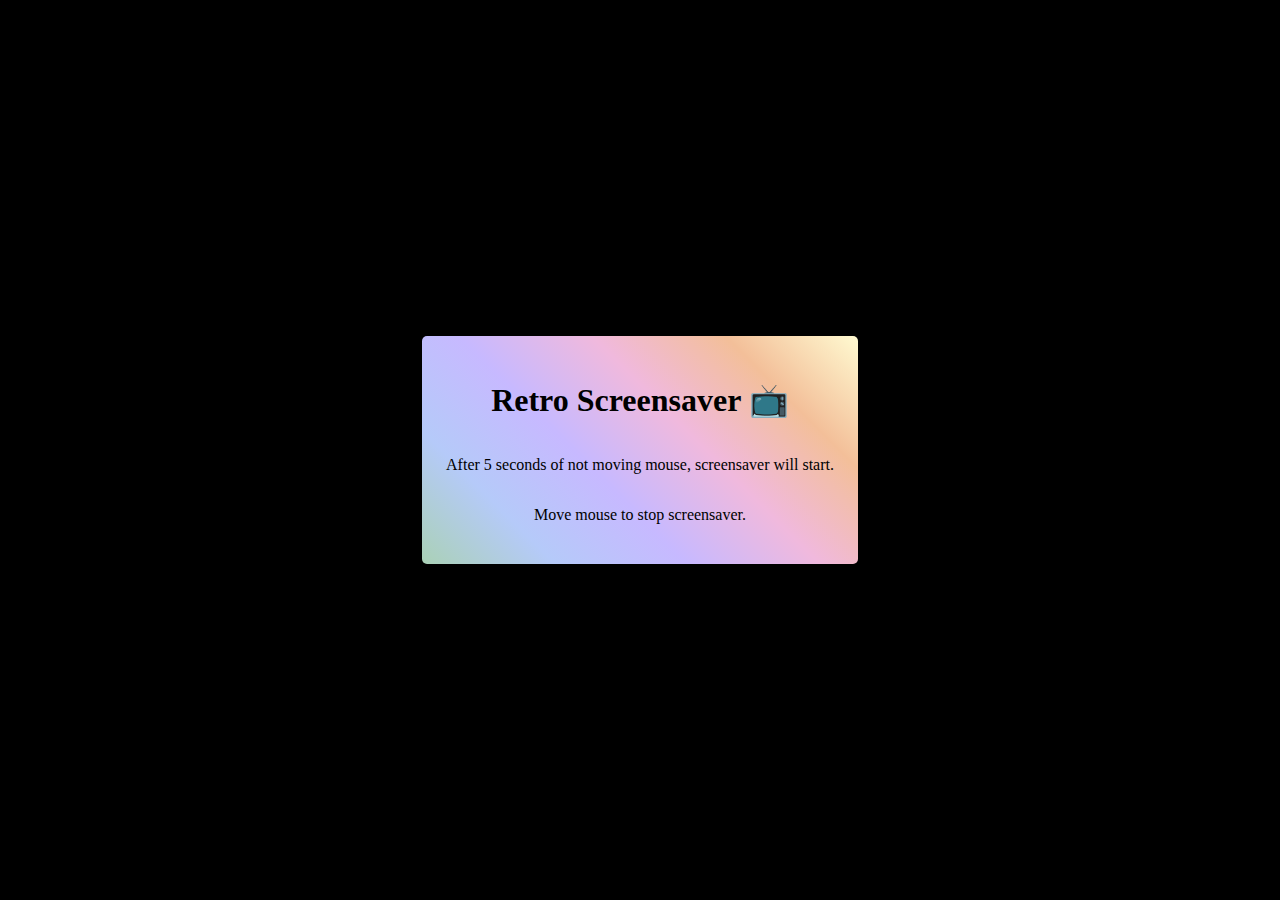
<file: week_1/index.html>
<html>

<head>
    <link rel="stylesheet" href="index.css">
</head>

<body>
    <main>
        <h1>Retro Screensaver 📺</h1>
        <p>After 5 seconds of not moving mouse, screensaver will start.</p>
        <p>Move mouse to stop screensaver.</p>
    </main>
    <div id="screensaver" class="screensaver">
        <div id="orb" class="orb move-orb"></div>
    </div>
    <script src="index.js"></script>
</body>

</html>
</file>
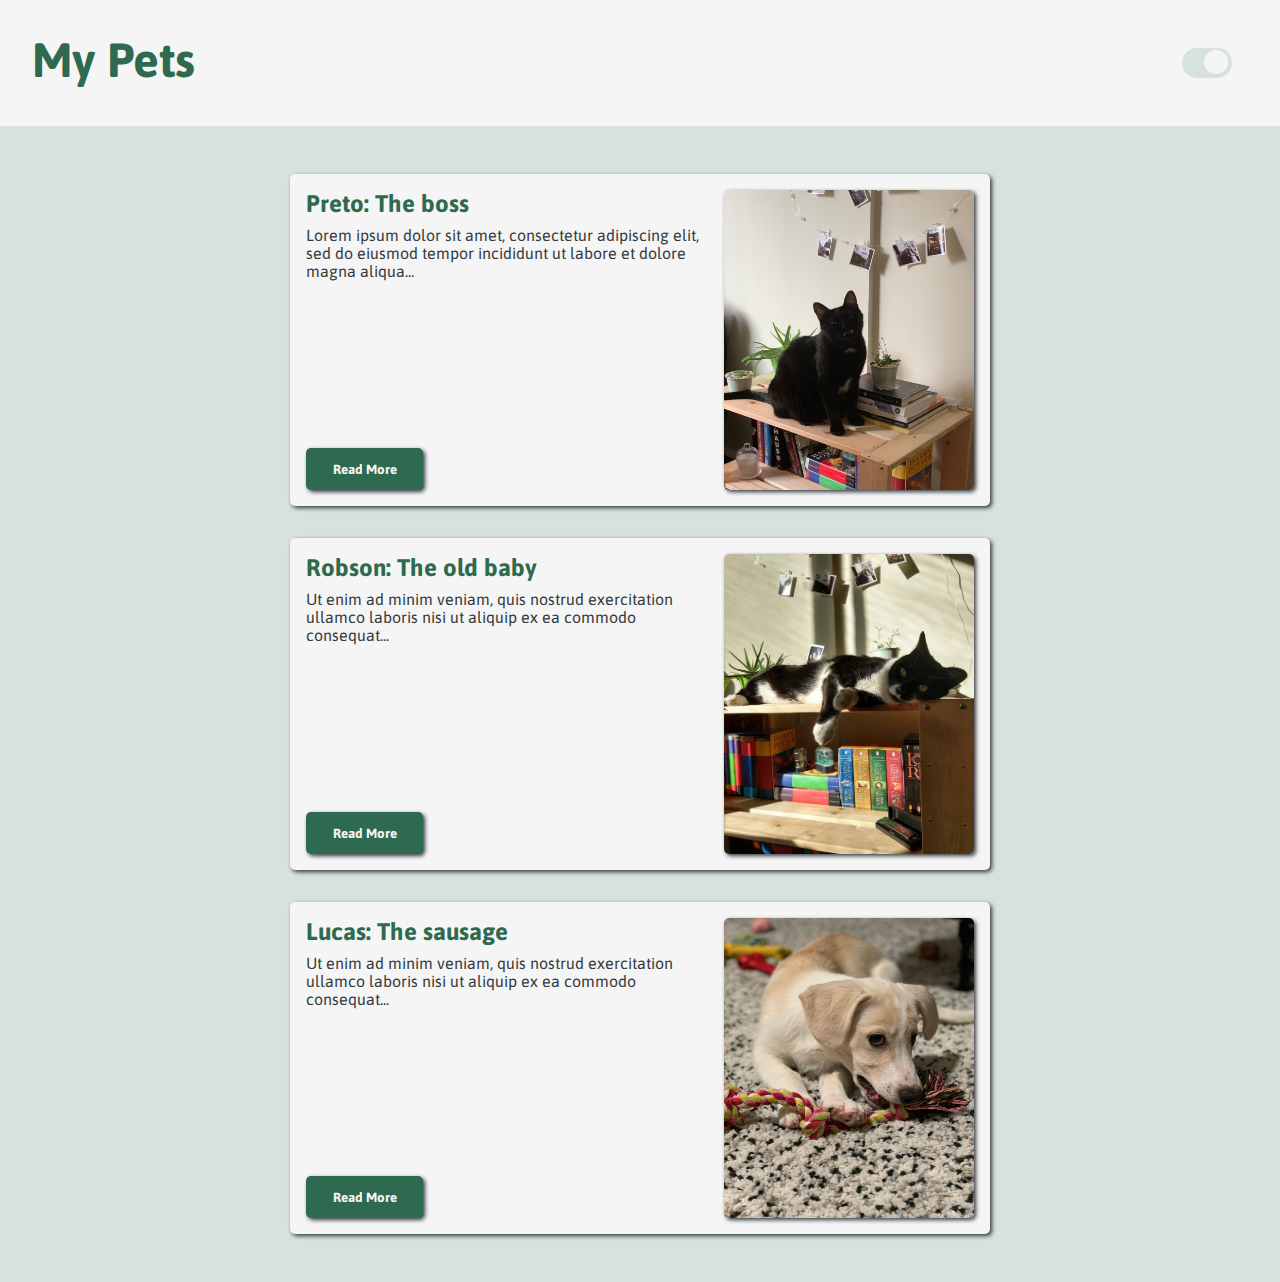
<file: week_2/index.html>
<html>

<head>
    <link rel="preconnect" href="https://fonts.gstatic.com">
    <link href="https://fonts.googleapis.com/css2?family=Asap:wght@400;700&display=swap" rel="stylesheet">
    <link rel="stylesheet" href="index.css">
</head>

<body id="body">
    <header class="header" id="header">
        <h1 id="h1">My Pets</h1>
        <input type="checkbox" class="toggle" id="toggle">
        <label for="toggle"></label>
    </header>

    <div class="post-container">
        <div class="post">
            <div class="content">
                <h2>Preto: The boss</h2>
                <p>Lorem ipsum dolor sit amet, consectetur adipiscing elit, sed do eiusmod tempor incididunt ut labore et dolore magna aliqua...</p>
                <button id="btn">Read More</button>
            </div>
            <img src="./images/preto.jpeg" alt="black cat" />
        </div>

        <div class="post">
            <div class="content">
                <h2>Robson: The old baby</h2>
                <p>Ut enim ad minim veniam, quis nostrud exercitation ullamco laboris nisi ut aliquip ex ea commodo consequat...</p>
                <button id="btn">Read More</button>
            </div>
            <img src="./images/rob.jpeg" alt="black and white cat" />
        </div>

        <div class="post">
            <div class="content">
                <h2>Lucas: The sausage </h2>
                <p>Ut enim ad minim veniam, quis nostrud exercitation ullamco laboris nisi ut aliquip ex ea commodo consequat...</p>
                <button id="btn">Read More</button>
            </div>
            <img src="./images/lucas.jpeg" alt="white and beige dog" />
        </div>

    </div>

    <script src="index.js"></script>
</body>

</html>
</file>
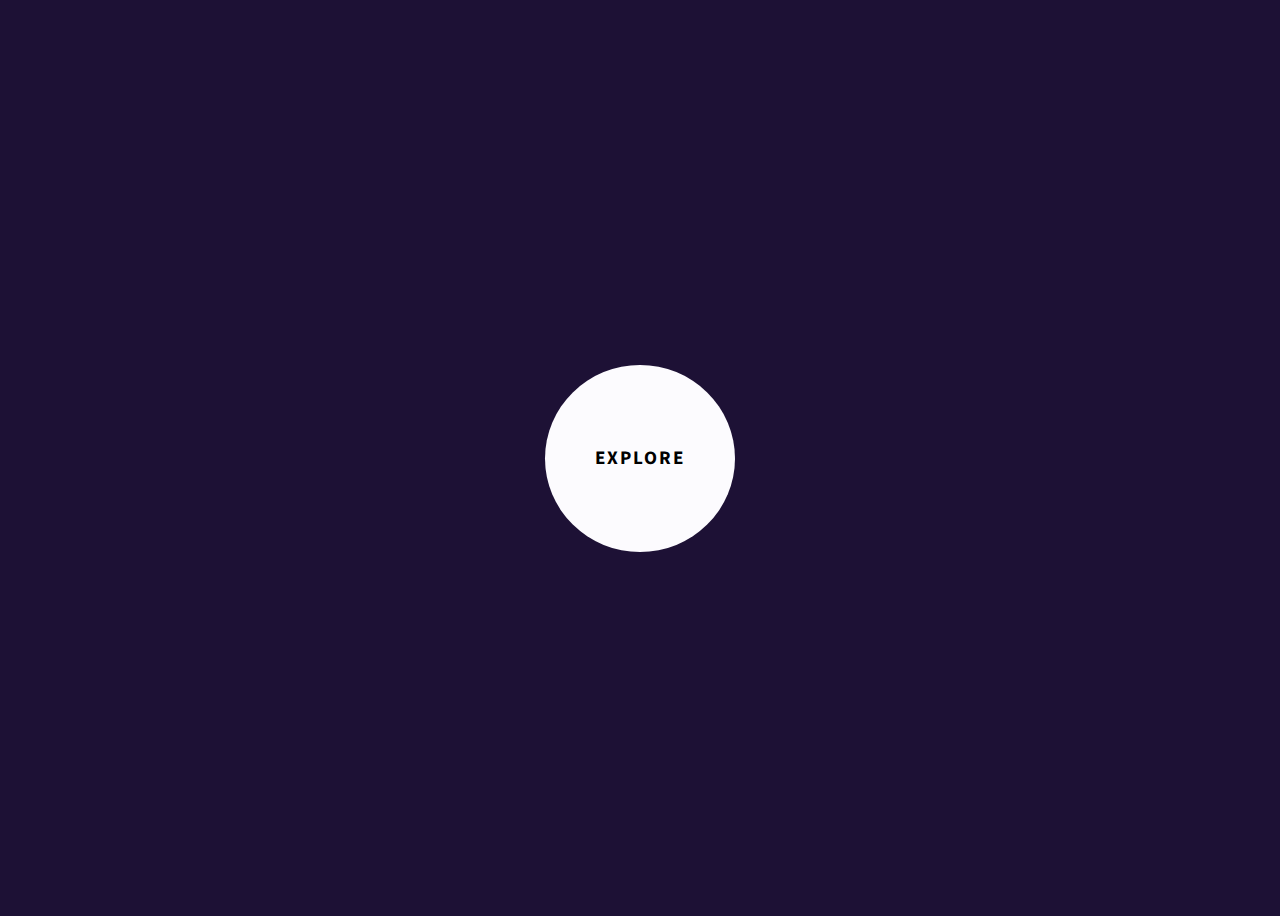
<file: week_3/index.html>
<!DOCTYPE html>
<html lang="en">

<head>
    <meta charset="UTF-8">
    <meta http-equiv="X-UA-Compatible" content="IE=edge">
    <meta name="viewport" content="width=device-width, initial-scale=1.0">
    <link rel="preconnect" href="https://fonts.googleapis.com">
    <link rel="preconnect" href="https://fonts.gstatic.com" crossorigin>
    <link href="https://fonts.googleapis.com/css2?family=Inter:wght@100;200;300&family=Source+Sans+Pro:wght@200;300;400&display=swap" rel="stylesheet">
    <title>Space Exploration Button</title>
    <link rel="stylesheet" href="index.css">
</head>

<body>
    <main>
        <button class="pulse">Explore</button>
    </main>
</body>

</html>
</file>
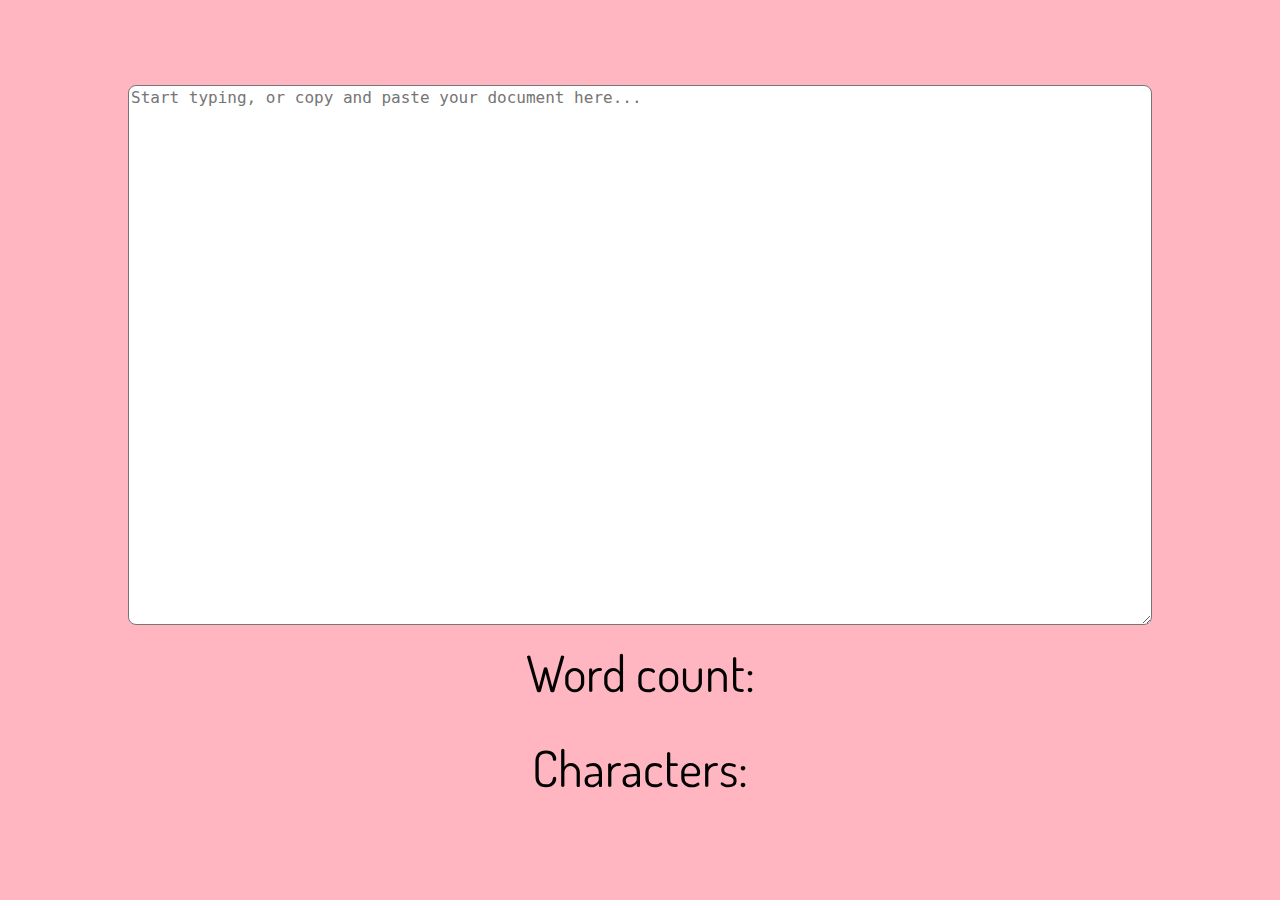
<file: week_4/index.html>
<html>

<head>
    <link rel="preconnect" href="https://fonts.googleapis.com">
    <link rel="preconnect" href="https://fonts.gstatic.com" crossorigin>
    <link href="https://fonts.googleapis.com/css2?family=Dosis&display=swap" rel="stylesheet">
    <link rel="stylesheet" href="index.css">
</head>

<body>
    <div class="container">
        <textarea id="txtid" name="txtname" rows="4" cols="50" maxlength="200" spellcheck="true"
            placeholder="Start typing, or copy and paste your document here..."></textarea>
        <p>Word count: <span id="word-count"></span></p>
        <p>Characters: <span id="character-count"></span></p>
    </div>
    <script src="index.js"></script>
</body>

</html>
</file>
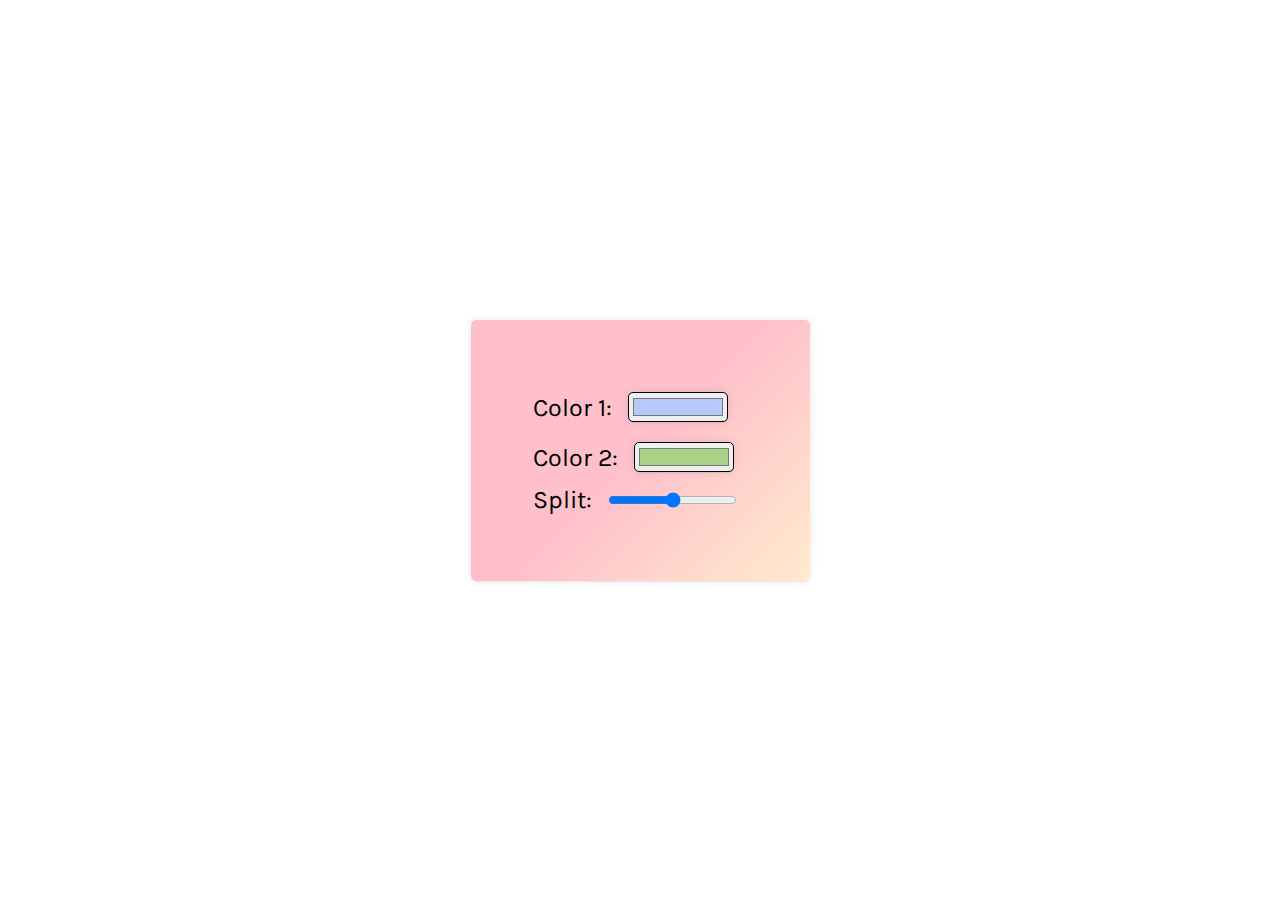
<file: week_5/index.html>
<!DOCTYPE html>
<html lang="en">

<head>
    <link rel="preconnect" href="https://fonts.googleapis.com">
    <link rel="preconnect" href="https://fonts.gstatic.com" crossorigin>
    <link href="https://fonts.googleapis.com/css2?family=Karla:wght@500&display=swap" rel="stylesheet">
    <link rel="stylesheet" href="index.css">
</head>

<body>
    <form id="gradient" class="gradient">
        <div>
            <label for="picker-1">Color 1:</label>
            <input id="picker-1" type="color" name="color1" value="#b5caf9" />
        </div>
        <div>
            <label for="picker-2">Color 2:</label>
            <input id="picker-2" type="color" name="color2" value="#aad186" />
        </div>
        <label for="split">Split:</label>
        <input value=50 type="range" id="split" name="split" min="0" max="100">
    </form>
    <script src="index.js"></script>
</body>

</html>
</file>
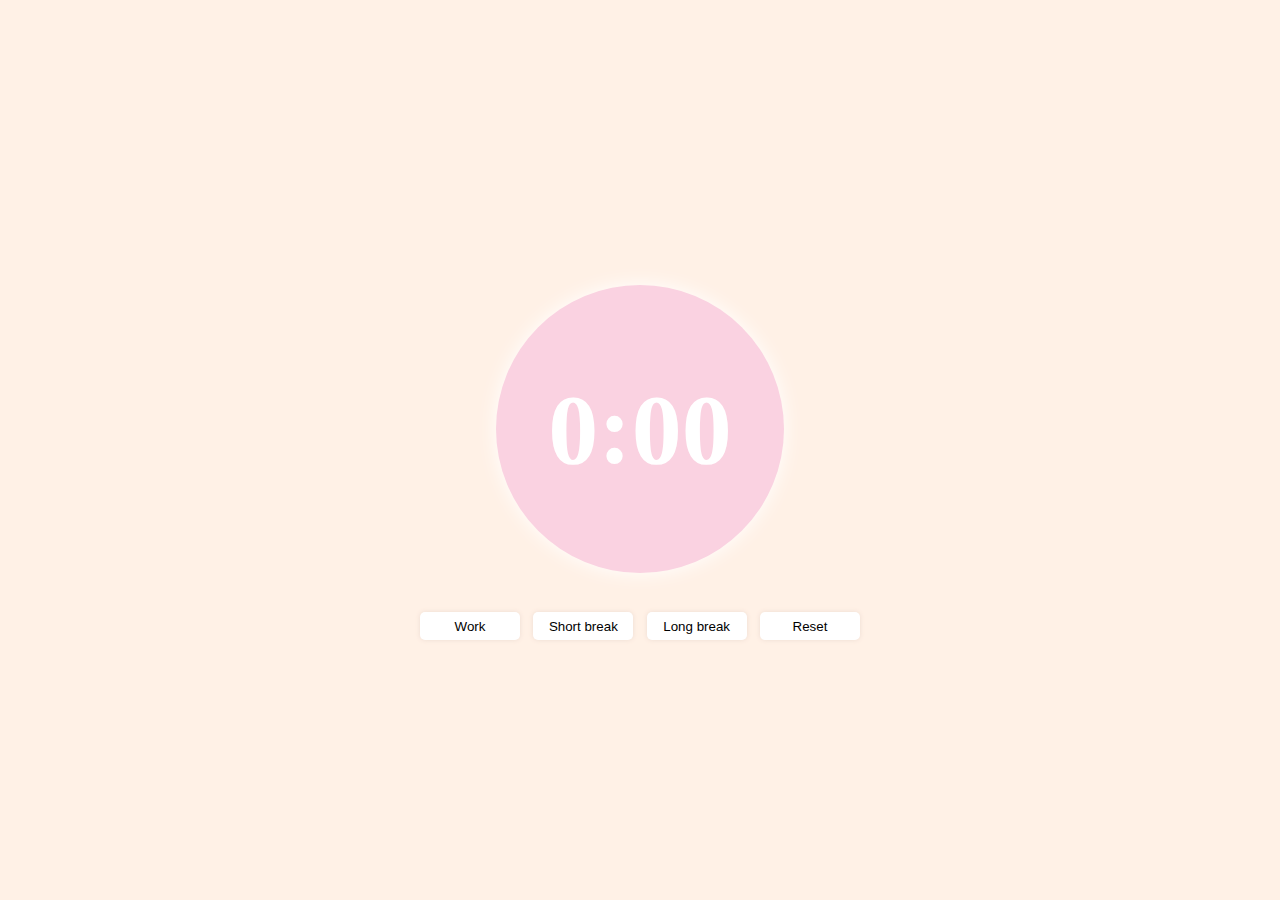
<file: week_6/index.html>
<!DOCTYPE html>
<html lang="en">

<head>
    <link rel="stylesheet" href="index.css">
</head>

<body>
    <div class="container">
        <div class="timer">
            <p id="time-display">0:00</p>
        </div>
        <div class="button-container">
            <button id="work-btn">Work</button>
            <button id="short-break-btn">Short break</button>
            <button id="long-break-btn">Long break</button>
            <button id="reset">Reset</button>
        </div>
    </div>
    <script src="index.js"></script>
</body>


</html>
</file>
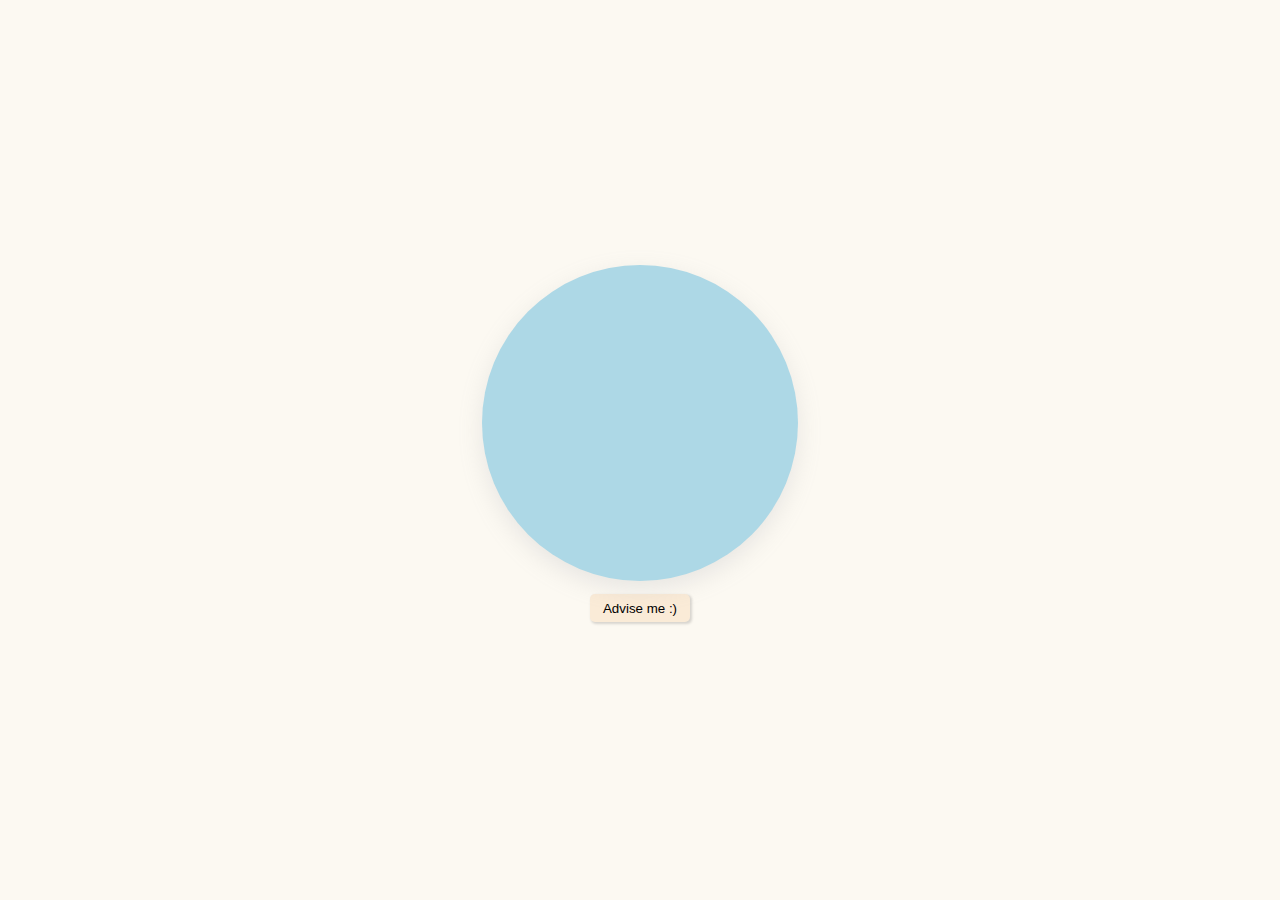
<file: week_7/index.html>
<!DOCTYPE html>
<html lang="en">
  <head>
    <meta charset="UTF-8" />
    <meta http-equiv="X-UA-Compatible" content="IE=edge" />
    <meta name="viewport" content="width=device-width, initial-scale=1.0" />
    <title>Magic 8 Ball</title>

    <link rel="stylesheet" href="index.css" />
  </head>
  <body>
    <div class="container">
      <div class="adviceEye" id="adviceEye">
        <p id="adviceDisplay"></p>
      </div>
      <button id="adviceBtn">Advise me :)</button>
    </div>
    <script src="index.js"></script>
  </body>
</html>
</file>
<file: week_1/index.css>
html,
body {
    margin: 0;
    padding: 0;
}

body {
    display: flex;
    flex-direction: column;
    justify-content: center;
    align-items: center;
    height: 100vh;
    background-color: black;
}

main {
    display: flex;
    flex-direction: column;
    align-items: center;
    background: linear-gradient(45deg, #aad1b6, #b5caf9, #c7b9ff, #f0b9dd, #f3bf99, #fffad1);
    padding: 1.5em;
    border-radius: 5px;
    box-shadow: rgba(0, 0, 0, 0.1) 0px 4px 6px -1px, rgba(0, 0, 0, 0.06) 0px 2px 4px -1px;
}

.screensaver {
    justify-content: center;
    align-items: center;
    display: flex;
    position: absolute;
    background-color: black;
    height: 100vh;
    width: 100vw;
    top: 0;
    left: 0;
    visibility: hidden;
}

.orb {
    height: 250px;
    width: 250px;
    border-radius: 50%;
    box-shadow: 0 0 25px #fff, rgba(6, 24, 44, 0.4) 0px 0px 0px 2px, rgba(6, 24, 44, 0.65) 0px 4px 6px -1px, rgba(255, 255, 255, 0.08) 0px 1px 0px inset;
    background: #c7b9ff;
    background: linear-gradient(45deg, #aad1b6, #b5caf9, #c7b9ff, #f0b9dd, #f3bf99, #fffad1);
    background-size: 600% 100%;
    animation: moveGradient 14s ease alternate infinite;
}

@keyframes moveGradient {
    0% {
        background-position: 0%
    }
    100% {
        background-position: 100%
    }
    0% {
        transform: scale(1.4, 1.4);
    }
    50% {
        transform: scale(1, 1);
    }
    100% {
        transform: scale(1.4, 1.4);
    }
}
</file>
<file: week_2/index.css>
* {
    box-sizing: border-box
}

:root {
    --light: whitesmoke;
    --darker: #000000;
    --dark: #212529;
    --grey: #343a40;
    --light-grey: #495057;
    --lighter-grey: #6c757d;
    --highlight: #d8e2dc;
    --green: #2d6a4f;
}

html,
body {
    margin: 0;
    padding: 0;
}

body {
    font-family: 'Asap', sans-serif;
    background: var(--highlight);
}

.header {
    background-color: var(--light);
    padding: 2em;
    width: 100%;
    display: flex;
}

.post-container {
    padding: 1em 2em;
}

.post,
button,
img {
    -webkit-box-shadow: 2px 2px 4px 0px var(--dark);
    box-shadow: 2px 2px 4px 0px var(--grey);
    border-radius: 5px;
}

.post {
    background: var(--light);
    padding: 1em;
    display: grid;
    grid-template-columns: 1fr minmax(50px, 250px);
    min-width: 400px;
    max-width: 700px;
    margin: 2em auto;
}

.post p {
    color: var(--grey)
}

.content {
    display: grid;
    grid-template-rows: 20px 1fr;
    padding: 0 1em 0 0;
}

img {
    width: 100%;
    max-height: 300px;
}

h1 {
    color: var(--green);
    margin: 0;
    font-size: 3rem;
}

h2 {
    margin-top: 0;
    font-size: 1.5rem;
    color: var(--green)
}

button {
    cursor: pointer;
    font-family: inherit;
    border: none;
    padding: 1em 2em;
    font-weight: 700;
    justify-self: start;
    background-color: var(--green);
    color: var(--light)
}

.toggle {
    height: 0;
    width: 0;
    visibility: hidden;
    margin-left: auto;
    background-color: var(--highlight);
}

label {
    width: 50px;
    height: 30px;
    border-radius: 15px;
    position: relative;
    cursor: pointer;
    margin: 1em;
    background-color: var(--highlight);
}

label::after {
    content: '';
    position: absolute;
    width: 24px;
    height: 24px;
    border-radius: 50%;
    top: 2px;
    left: 22px;
    transition: .5s;
    background-color: var(--light)
}

.toggle:checked+label::after {
    transform: translate(-18px);
    background-color: var(--darker)
}

.grey,
.grey button,
.grey img {
    background-color: var(--dark);
    -webkit-box-shadow: 2px 2px 4px 0px var(--lighter-grey);
    box-shadow: 2px 2px 4px 0px var(--lighter-grey);
}

.dark,
.dark>h1,
.dark,
.dark .toggle::after {
    background-color: var(--darker);
    color: var(--light);
}

.dark header {
    background-color: var(--dark);
}

.dark h1,
.dark h2,
.dark p {
    color: var(--light);
}

.dark button {
    background-color: var(--light);
    color: var(--darker);
}
</file>
<file: week_3/index.css>
:root {
    --source-sans: 'Source Sans Pro', sans-serif;
    --white: rgb(252, 251, 254);
    --purple: rgb(29, 17, 53);
    --white-box-shadow: 0 0 7rem rgb(252, 251, 254), rgba(6, 24, 44, 0.4) 0px 0px 0px 2px, rgba(6, 24, 44, 0.65) 0px 4px 6px -1px, rgba(255, 255, 255, 0.08) 0px 1px 0px inset;
    --purple-box-shadow: 0 0 7rem rgb(118, 73, 254), rgba(6, 24, 44, 0.4) 0px 0px 0px 2px, rgba(6, 24, 44, 0.65) 0px 4px 6px -1px, rgba(255, 255, 255, 0.08) 0px 1px 0px inset;
}

body {
    min-height: 100vh;
    display: grid;
    place-content: center;
    background: var(--purple);
}

button {
    background-color: var(--white);
    font-family: var(--source-sans);
    text-transform: uppercase;
    letter-spacing: 0.125rem;
    font-weight: 700;
    color: inherit;
    border: none;
    padding: 5rem 3.125rem;
    text-align: center;
    text-decoration: none;
    display: flex;
    font-size: 1.188rem;
    margin: 0.25rem 0.125rem;
    border-radius: 50%;
    cursor: pointer;
    transition: all .2s ease-in-out;
}

button:hover {
    transform: scale(0.8);
    font-weight: 400;
    box-shadow: var(--white-box-shadow);
}

button:focus {
    outline: none;
    box-shadow: var(--purple-box-shadow);
}
</file>
<file: week_4/index.css>
html, body {
    margin: 0;
    padding: 0;
}

body {
    font-size: 50px;
    font-family: 'Dosis', sans-serif;
}

.container {
    height: 100vh;
    background-color: lightpink;
    display: flex;
    flex-direction: column;
    justify-content: center;
    align-items: center;
}

textarea {
    height: 60%;
    width: 80%;
    font-size: 1rem;
    border-radius: .5rem;
}

p {
    padding: 1rem;
    margin: 0;
}
</file>
<file: week_5/index.css>
html,
body {
    margin: 0;
    padding: 0;
}

body {
    display: flex;
    justify-content: center;
    align-items: center;
    height: 100vh;
    font-size: 25px;
    font-family: 'Karla', sans-serif;
}

.gradient {
    box-shadow: rgba(17, 17, 26, 0.05) 0px 1px 0px, rgba(17, 17, 26, 0.1) 0px 0px 8px;
    background-color: #b5caf9;
    padding: 2.5em;
    border-radius: 5px;
    background: linear-gradient(135deg, pink 50%, blanchedalmond)
}

input {
    cursor: pointer;
    margin: 10px;
}

input[type=color] {
    border-radius: 5px;
    box-shadow: rgba(17, 17, 26, 0.05) 0px 1px 0px, rgba(17, 17, 26, 0.1) 0px 0px 8px;
    height: 30px;
    width: 100px;
}
</file>
<file: week_6/index.css>
html,
body {
    margin: 0;
    padding: 0;
}

.container,
.button-container,
.timer {
    display: flex;
    justify-content: center;
}

.container {
    background-color: #fff1e6;
    flex-direction: column;
    align-items: center;
    height: 100vh;
}

.timer,
button {
    margin: 0.5em;
    border-radius: 5px;
}

.timer {
    height: 14em;
    width: 14em;
    border-radius: 50% 50%;
    background-color: #fad2e1;
    align-items: center;
    padding: 2em;
    margin: 2em;
    box-shadow: 0 0 20px white;
}

.timer p {
    font-size: 100px;
    color: white;
    font-weight: bold;
}

button {
    width: 100px;
    border: none;
    border-radius: 5px;
    padding: .5em 0.5em;
    background-color: white;
    box-shadow: 0 0 5px #eddcd2;
}

button:hover {
    cursor: pointer;
    background: #eddcd2;
}
</file>
<file: week_7/index.css>
*,
html,
body {
  margin: 0;
  padding: 0;
  font-family: "Lucida Sans", "Lucida Sans Regular", "Lucida Grande",
    "Lucida Sans Unicode", Geneva, Verdana, sans-serif;
}

.container {
  background: rgb(252, 249, 242);
  height: 100vh;
  display: flex;
  flex-direction: column;
  justify-content: center;
  align-items: center;
}

.adviceEye {
  width: 300px;
  height: 300px;
  border-radius: 50%;
  background: lightblue;
  text-align: center;
  padding: 0.5em;
  position: relative;
  box-shadow: rgba(149, 157, 165, 0.2) 0px 8px 24px;
}

p {
  position: absolute;
  top: 50%;
  left: 50%;
  font-weight: 700;
  transform: translate(-50%, -50%);
  color: rgb(77, 76, 76);
}

button {
  border: none;
  padding: 0.5em 1em;
  margin: 1em;
  border-radius: 5px;
  background: antiquewhite;
  box-shadow: rgba(0, 0, 0, 0.15) 1.95px 1.95px 2.6px;
}

button:hover {
  cursor: pointer;
}
</file>
